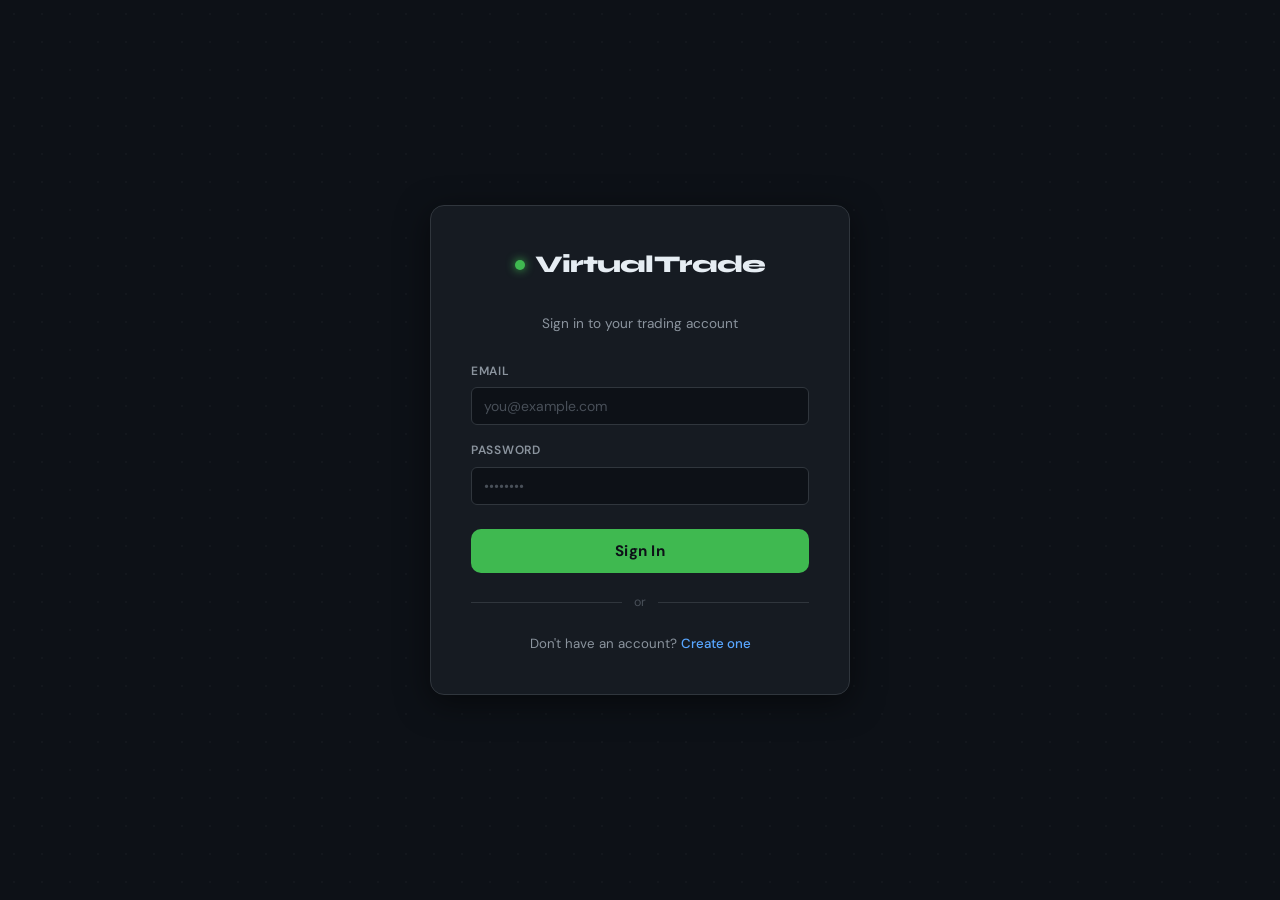
<file: frontend/login.html>
<!DOCTYPE html>
<html lang="en">
<head>
  <meta charset="UTF-8">
  <meta name="viewport" content="width=device-width, initial-scale=1.0">
  <title>Login — VirtualTrade</title>
  <link rel="stylesheet" href="css/styles.css">
</head>
<body>
<div class="page-wrapper">
  <div class="auth-page">
    <div class="auth-card">

      <div class="auth-logo">
        <span class="dot"></span>
        VirtualTrade
      </div>

      <p style="text-align:center;color:var(--text-secondary);font-size:0.85rem;margin-bottom:28px">
        Sign in to your trading account
      </p>

      <div id="error-msg" style="display:none;background:var(--red-dim);border:1px solid var(--red);border-radius:var(--radius-sm);padding:10px 14px;font-size:0.83rem;color:var(--red);margin-bottom:16px"></div>

      <form id="login-form" novalidate>
        <div style="margin-bottom:16px">
          <label class="form-label-dark">Email</label>
          <input type="email" id="email" class="form-dark" placeholder="you@example.com" required autocomplete="email">
        </div>

        <div style="margin-bottom:24px">
          <label class="form-label-dark">Password</label>
          <input type="password" id="password" class="form-dark" placeholder="••••••••" required autocomplete="current-password">
        </div>

        <button type="submit" id="submit-btn" class="btn-trade-buy" style="font-size:0.95rem;padding:12px">
          Sign In
        </button>
      </form>

      <div class="auth-divider">or</div>

      <p style="text-align:center;font-size:0.83rem;color:var(--text-secondary)">
        Don't have an account?
        <a href="register.html" style="color:var(--accent);text-decoration:none;font-weight:500">Create one</a>
      </p>

    </div>
  </div>
</div>

<div id="toast-container"></div>

<script src="js/api.js"></script>
<script>
  // If already logged in, redirect to dashboard
  (async () => {
    try {
      await Api.auth.me();
      window.location.href = 'index.html';
    } catch {}
  })();

  document.getElementById('login-form').addEventListener('submit', async (e) => {
    e.preventDefault();
    const email    = document.getElementById('email').value.trim();
    const password = document.getElementById('password').value;
    const btn      = document.getElementById('submit-btn');
    const errEl    = document.getElementById('error-msg');

    errEl.style.display = 'none';
    btn.disabled = true;
    btn.textContent = 'Signing in...';

    try {
      await Api.auth.login(email, password);
      window.location.href = 'index.html';
    } catch (err) {
      errEl.textContent = err.message;
      errEl.style.display = 'block';
      btn.disabled = false;
      btn.textContent = 'Sign In';
    }
  });
</script>
</body>
</html>
</file>
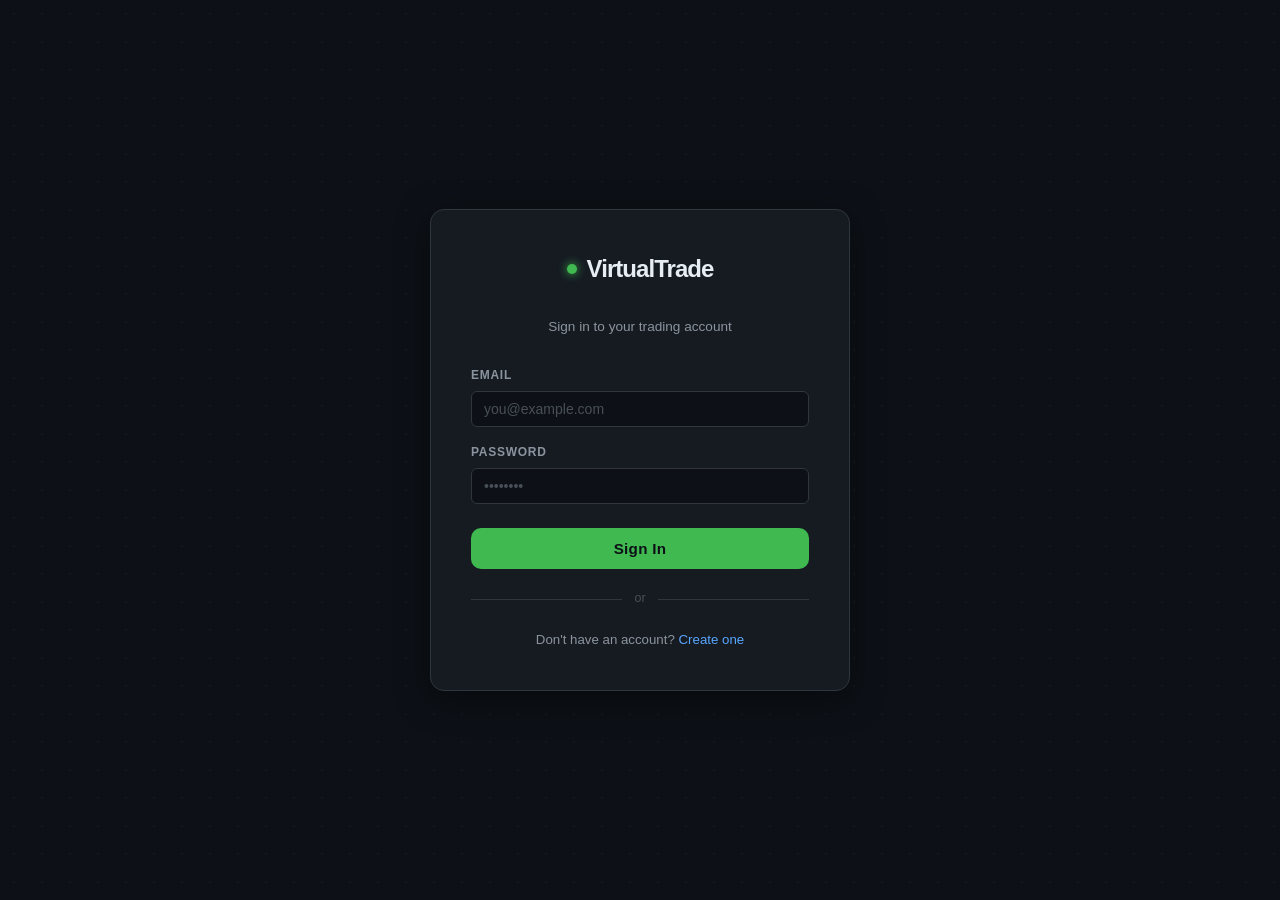
<file: frontend/orders.html>
<!DOCTYPE html>
<html lang="en">
<head>
  <meta charset="UTF-8">
  <meta name="viewport" content="width=device-width, initial-scale=1.0">
  <title>Orders — VirtualTrade</title>
  <link rel="stylesheet" href="css/styles.css">
</head>
<body>
<div class="page-wrapper">

  <nav class="app-navbar">
    <a href="index.html" class="nav-brand"><span class="brand-dot"></span>VirtualTrade</a>
    <ul class="nav-links">
      <li><a href="index.html">Dashboard</a></li>
      <li><a href="portfolio.html">Portfolio</a></li>
      <li><a href="stocks.html">Stocks</a></li>
      <li><a href="orders.html" class="active">Orders</a></li>
      <li><a href="watchlist.html">Watchlist</a></li>
    </ul>
    <div class="nav-right">
      <span class="nav-balance"><span class="live-dot"></span>Net Worth: <span id="nav-balance-amount">—</span></span>
      <span style="color:var(--text-muted);font-size:0.82rem" id="nav-username"></span>
      <button id="logout-btn" class="btn-ghost">Sign Out</button>
    </div>
  </nav>

  <div class="page-content">

    <div style="display:flex;align-items:center;justify-content:space-between;margin-bottom:24px">
      <div>
        <h2 style="font-size:1.4rem;margin-bottom:2px">
          Pending Orders
          <span id="orders-count" style="font-family:'JetBrains Mono',monospace;font-size:0.9rem;background:var(--bg-elevated);padding:2px 10px;border-radius:20px;margin-left:8px;color:var(--text-secondary)">0</span>
        </h2>
        <p style="color:var(--text-secondary);font-size:0.82rem">Orders execute automatically when price conditions are met</p>
      </div>
      <a href="index.html" class="btn-outline-accent" style="text-decoration:none;padding:8px 16px">+ New Order</a>
    </div>

    <!-- Order type legend -->
    <div style="display:flex;gap:16px;margin-bottom:20px;flex-wrap:wrap">
      <div style="display:flex;align-items:center;gap:6px;font-size:0.78rem;color:var(--text-secondary)">
        <span style="background:var(--green-dim);color:var(--green);border-radius:4px;padding:1px 8px;font-weight:700;font-size:0.72rem">LIMIT BUY</span>
        Executes when price ≤ trigger
      </div>
      <div style="display:flex;align-items:center;gap:6px;font-size:0.78rem;color:var(--text-secondary)">
        <span style="background:var(--red-dim);color:var(--red);border-radius:4px;padding:1px 8px;font-weight:700;font-size:0.72rem">STOP LOSS</span>
        Sell when price ≤ trigger
      </div>
      <div style="display:flex;align-items:center;gap:6px;font-size:0.78rem;color:var(--text-secondary)">
        <span style="background:var(--accent-dim);color:var(--accent);border-radius:4px;padding:1px 8px;font-weight:700;font-size:0.72rem">TAKE PROFIT</span>
        Sell when price ≥ trigger
      </div>
    </div>

    <div class="card-dark">
      <div class="card-body-dark" style="padding:0">
        <div style="overflow-x:auto">
          <table class="table-dark-custom">
            <thead>
              <tr>
                <th>Symbol</th>
                <th>Type</th>
                <th>Quantity</th>
                <th>Trigger</th>
                <th>Current Price</th>
                <th>Created</th>
                <th>Action</th>
              </tr>
            </thead>
            <tbody id="orders-tbody">
              <tr><td colspan="7" class="text-center py-5"><span class="spinner"></span></td></tr>
            </tbody>
          </table>
        </div>
      </div>
    </div>

  </div>
</div>

<div id="toast-container"></div>

<script src="js/api.js"></script>
<script src="js/auth.js"></script>
<script src="js/orders.js"></script>
</body>
</html>
</file>
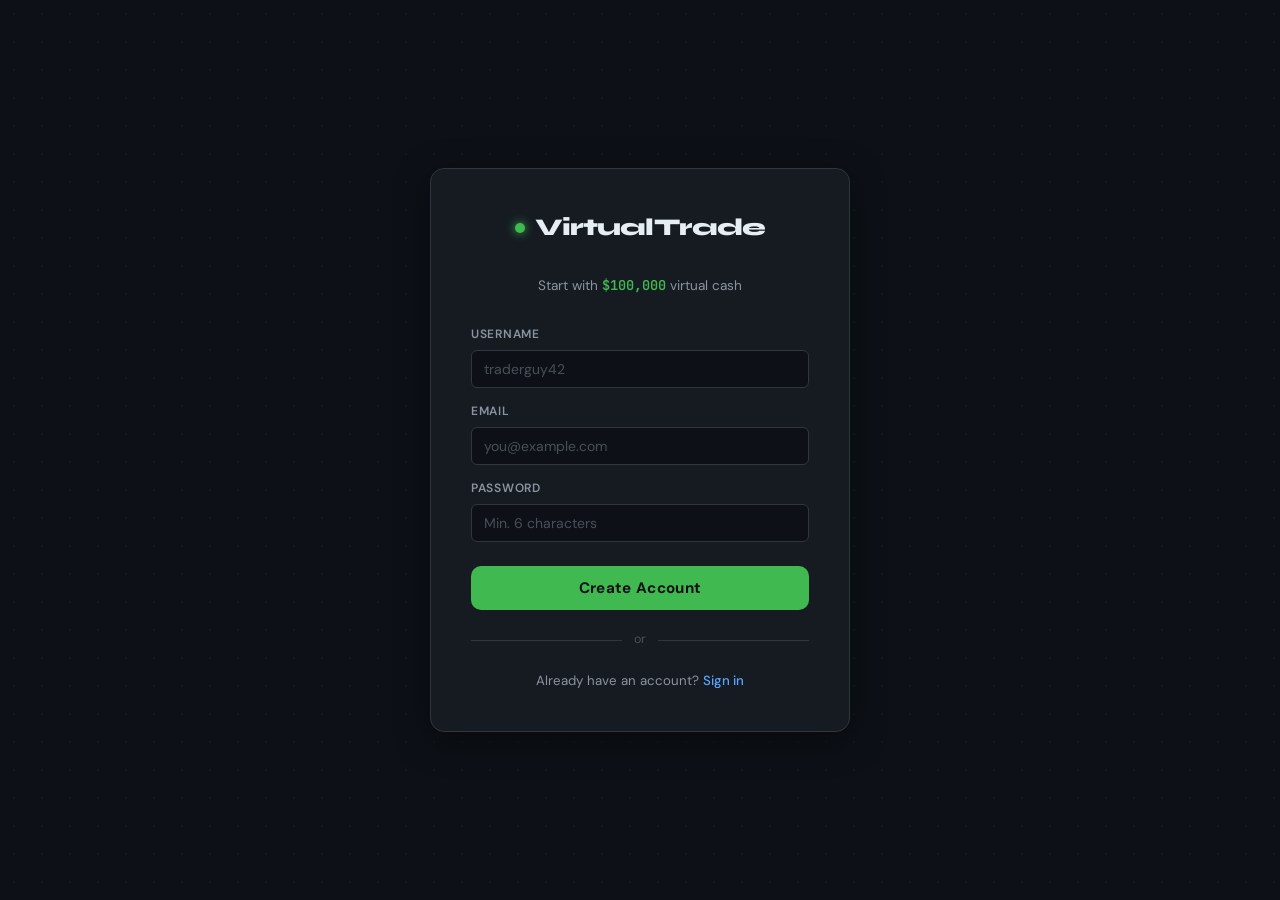
<file: frontend/register.html>
<!DOCTYPE html>
<html lang="en">
<head>
  <meta charset="UTF-8">
  <meta name="viewport" content="width=device-width, initial-scale=1.0">
  <title>Register — VirtualTrade</title>
  <link rel="stylesheet" href="css/styles.css">
</head>
<body>
<div class="page-wrapper">
  <div class="auth-page">
    <div class="auth-card">

      <div class="auth-logo">
        <span class="dot"></span>
        VirtualTrade
      </div>

      <p style="text-align:center;color:var(--text-secondary);font-size:0.85rem;margin-bottom:28px">
        Start with <span style="color:var(--green);font-family:'JetBrains Mono',monospace;font-weight:600">$100,000</span> virtual cash
      </p>

      <div id="error-msg" style="display:none;background:var(--red-dim);border:1px solid var(--red);border-radius:var(--radius-sm);padding:10px 14px;font-size:0.83rem;color:var(--red);margin-bottom:16px"></div>

      <form id="register-form" novalidate>
        <div style="margin-bottom:14px">
          <label class="form-label-dark">Username</label>
          <input type="text" id="username" class="form-dark" placeholder="traderguy42" required minlength="3" autocomplete="username">
        </div>

        <div style="margin-bottom:14px">
          <label class="form-label-dark">Email</label>
          <input type="email" id="email" class="form-dark" placeholder="you@example.com" required autocomplete="email">
        </div>

        <div style="margin-bottom:24px">
          <label class="form-label-dark">Password</label>
          <input type="password" id="password" class="form-dark" placeholder="Min. 6 characters" required minlength="6" autocomplete="new-password">
        </div>

        <button type="submit" id="submit-btn" class="btn-trade-buy" style="font-size:0.95rem;padding:12px">
          Create Account
        </button>
      </form>

      <div class="auth-divider">or</div>

      <p style="text-align:center;font-size:0.83rem;color:var(--text-secondary)">
        Already have an account?
        <a href="login.html" style="color:var(--accent);text-decoration:none;font-weight:500">Sign in</a>
      </p>

    </div>
  </div>
</div>

<div id="toast-container"></div>

<script src="js/api.js"></script>
<script>
  document.getElementById('register-form').addEventListener('submit', async (e) => {
    e.preventDefault();
    const username = document.getElementById('username').value.trim();
    const email    = document.getElementById('email').value.trim();
    const password = document.getElementById('password').value;
    const btn      = document.getElementById('submit-btn');
    const errEl    = document.getElementById('error-msg');

    errEl.style.display = 'none';

    if (username.length < 3) { errEl.textContent = 'Username must be at least 3 characters'; errEl.style.display = 'block'; return; }
    if (password.length < 6) { errEl.textContent = 'Password must be at least 6 characters'; errEl.style.display = 'block'; return; }

    btn.disabled = true;
    btn.textContent = 'Creating account...';

    try {
      await Api.auth.register(username, email, password);
      window.location.href = 'index.html';
    } catch (err) {
      errEl.textContent = err.message;
      errEl.style.display = 'block';
      btn.disabled = false;
      btn.textContent = 'Create Account';
    }
  });
</script>
</body>
</html>
</file>
<file: frontend/css/styles.css>
/* ============================================================
   Virtual Trading — Global Styles
   Fonts: Syne (headings) + JetBrains Mono (prices) + DM Sans (body)
   ============================================================ */

@import url('https://fonts.googleapis.com/css2?family=Syne:wght@400;600;700;800&family=JetBrains+Mono:wght@400;500;600&family=DM+Sans:wght@300;400;500;600&display=swap');

/* ── CSS Variables ───────────────────────────────────────── */
:root {
  --bg-base:        #0d1117;
  --bg-card:        #161b22;
  --bg-card-hover:  #1c2230;
  --bg-input:       #0d1117;
  --bg-elevated:    #21262d;

  --border:         #30363d;
  --border-subtle:  #1c2230;

  --text-primary:   #e6edf3;
  --text-secondary: #8b949e;
  --text-muted:     #484f58;

  --green:          #3fb950;
  --green-dim:      #1a3a21;
  --green-glow:     rgba(63, 185, 80, 0.15);

  --red:            #f85149;
  --red-dim:        #3a1a1a;
  --red-glow:       rgba(248, 81, 73, 0.15);

  --accent:         #58a6ff;
  --accent-dim:     #1a2840;

  --yellow:         #d29922;
  --yellow-dim:     #2d2408;

  --chart-line:     #58a6ff;
  --chart-fill:     rgba(88, 166, 255, 0.08);

  --radius-sm:      6px;
  --radius-md:      10px;
  --radius-lg:      14px;

  --shadow-card:    0 1px 3px rgba(0,0,0,0.4), 0 4px 16px rgba(0,0,0,0.3);
  --shadow-elevated:0 8px 32px rgba(0,0,0,0.5);

  --transition:     150ms cubic-bezier(0.4, 0, 0.2, 1);
}

/* ── Reset & Base ────────────────────────────────────────── */
*, *::before, *::after { box-sizing: border-box; margin: 0; padding: 0; }

html { scroll-behavior: smooth; }

body {
  background-color: var(--bg-base);
  color: var(--text-primary);
  font-family: 'DM Sans', sans-serif;
  font-size: 14px;
  line-height: 1.6;
  min-height: 100vh;
  -webkit-font-smoothing: antialiased;
}

/* Subtle dot-grid texture on the page */
body::before {
  content: '';
  position: fixed;
  inset: 0;
  background-image: radial-gradient(circle, #30363d 1px, transparent 1px);
  background-size: 28px 28px;
  opacity: 0.18;
  pointer-events: none;
  z-index: 0;
}

/* ── Typography ──────────────────────────────────────────── */
h1, h2, h3, h4, h5, h6 {
  font-family: 'Syne', sans-serif;
  font-weight: 700;
  color: var(--text-primary);
  letter-spacing: -0.02em;
}

.mono {
  font-family: 'JetBrains Mono', monospace;
  font-size: 0.9em;
}

.price {
  font-family: 'JetBrains Mono', monospace;
  font-weight: 600;
  letter-spacing: -0.02em;
}

.text-green  { color: var(--green)  !important; }
.text-red    { color: var(--red)    !important; }
.text-accent { color: var(--accent) !important; }
.text-muted  { color: var(--text-muted) !important; }
.text-secondary { color: var(--text-secondary) !important; }

/* ── Layout ──────────────────────────────────────────────── */
.page-wrapper {
  position: relative;
  z-index: 1;
  min-height: 100vh;
}

/* ── Navbar ──────────────────────────────────────────────── */
.app-navbar {
  position: sticky;
  top: 0;
  z-index: 100;
  background: rgba(13, 17, 23, 0.92);
  backdrop-filter: blur(12px);
  border-bottom: 1px solid var(--border);
  padding: 0 1.5rem;
  height: 56px;
  display: flex;
  align-items: center;
  justify-content: space-between;
}

.nav-brand {
  font-family: 'Syne', sans-serif;
  font-size: 1.1rem;
  font-weight: 800;
  color: var(--text-primary);
  text-decoration: none;
  letter-spacing: -0.03em;
  display: flex;
  align-items: center;
  gap: 8px;
}

.nav-brand .brand-dot {
  width: 8px; height: 8px;
  border-radius: 50%;
  background: var(--green);
  box-shadow: 0 0 8px var(--green);
  animation: pulse-dot 2s ease-in-out infinite;
}

@keyframes pulse-dot {
  0%, 100% { opacity: 1; box-shadow: 0 0 8px var(--green); }
  50%       { opacity: 0.6; box-shadow: 0 0 4px var(--green); }
}

.nav-links {
  display: flex;
  align-items: center;
  gap: 0.25rem;
  list-style: none;
}

.nav-links a {
  color: var(--text-secondary);
  text-decoration: none;
  font-size: 0.875rem;
  font-weight: 500;
  padding: 6px 12px;
  border-radius: var(--radius-sm);
  transition: color var(--transition), background var(--transition);
}

.nav-links a:hover,
.nav-links a.active {
  color: var(--text-primary);
  background: var(--bg-elevated);
}

.nav-right {
  display: flex;
  align-items: center;
  gap: 1rem;
}

.nav-balance {
  font-family: 'JetBrains Mono', monospace;
  font-size: 0.8rem;
  color: var(--text-secondary);
}

.nav-balance span {
  color: var(--green);
  font-weight: 600;
}

/* ── Cards ───────────────────────────────────────────────── */
.card-dark {
  background: var(--bg-card);
  border: 1px solid var(--border);
  border-radius: var(--radius-lg);
  box-shadow: var(--shadow-card);
}

.card-dark .card-header-dark {
  padding: 14px 18px;
  border-bottom: 1px solid var(--border-subtle);
  display: flex;
  align-items: center;
  justify-content: space-between;
  gap: 8px;
}

.card-dark .card-header-dark h6 {
  font-size: 0.75rem;
  font-weight: 600;
  text-transform: uppercase;
  letter-spacing: 0.08em;
  color: var(--text-secondary);
  margin: 0;
}

.card-body-dark { padding: 16px 18px; }

/* ── Buttons ─────────────────────────────────────────────── */
.btn-trade-buy {
  background: var(--green);
  color: #0d1117;
  font-weight: 700;
  font-family: 'DM Sans', sans-serif;
  font-size: 0.875rem;
  border: none;
  border-radius: var(--radius-md);
  padding: 10px 20px;
  cursor: pointer;
  transition: all var(--transition);
  width: 100%;
  letter-spacing: 0.02em;
}

.btn-trade-buy:hover {
  background: #4ec95a;
  box-shadow: 0 0 20px var(--green-glow);
  transform: translateY(-1px);
}

.btn-trade-sell {
  background: var(--red);
  color: #fff;
  font-weight: 700;
  font-family: 'DM Sans', sans-serif;
  font-size: 0.875rem;
  border: none;
  border-radius: var(--radius-md);
  padding: 10px 20px;
  cursor: pointer;
  transition: all var(--transition);
  width: 100%;
  letter-spacing: 0.02em;
}

.btn-trade-sell:hover {
  background: #ff6059;
  box-shadow: 0 0 20px var(--red-glow);
  transform: translateY(-1px);
}

.btn-outline-accent {
  background: transparent;
  color: var(--accent);
  border: 1px solid var(--accent);
  border-radius: var(--radius-md);
  padding: 7px 14px;
  font-size: 0.8rem;
  font-weight: 500;
  cursor: pointer;
  transition: all var(--transition);
}

.btn-outline-accent:hover {
  background: var(--accent-dim);
}

.btn-ghost {
  background: transparent;
  color: var(--text-secondary);
  border: 1px solid var(--border);
  border-radius: var(--radius-sm);
  padding: 5px 10px;
  font-size: 0.78rem;
  cursor: pointer;
  transition: all var(--transition);
}

.btn-ghost:hover {
  color: var(--text-primary);
  border-color: var(--text-secondary);
  background: var(--bg-elevated);
}

.btn-danger-ghost {
  background: transparent;
  color: var(--red);
  border: 1px solid var(--red-dim);
  border-radius: var(--radius-sm);
  padding: 5px 10px;
  font-size: 0.78rem;
  cursor: pointer;
  transition: all var(--transition);
}

.btn-danger-ghost:hover {
  background: var(--red-dim);
  border-color: var(--red);
}

/* ── Form Controls ───────────────────────────────────────── */
.form-dark {
  background: var(--bg-input);
  border: 1px solid var(--border);
  border-radius: var(--radius-sm);
  color: var(--text-primary);
  font-family: 'DM Sans', sans-serif;
  font-size: 0.875rem;
  padding: 9px 12px;
  width: 100%;
  transition: border-color var(--transition), box-shadow var(--transition);
  outline: none;
}

.form-dark:focus {
  border-color: var(--accent);
  box-shadow: 0 0 0 3px rgba(88, 166, 255, 0.1);
}

.form-dark::placeholder { color: var(--text-muted); }

select.form-dark option { background: var(--bg-card); }

.form-label-dark {
  display: block;
  font-size: 0.75rem;
  font-weight: 600;
  color: var(--text-secondary);
  text-transform: uppercase;
  letter-spacing: 0.06em;
  margin-bottom: 6px;
}

/* ── Price Change Badges ─────────────────────────────────── */
.badge-up {
  display: inline-flex;
  align-items: center;
  gap: 3px;
  font-family: 'JetBrains Mono', monospace;
  font-size: 0.72rem;
  font-weight: 600;
  color: var(--green);
  background: var(--green-dim);
  border-radius: 4px;
  padding: 2px 7px;
}

.badge-down {
  display: inline-flex;
  align-items: center;
  gap: 3px;
  font-family: 'JetBrains Mono', monospace;
  font-size: 0.72rem;
  font-weight: 600;
  color: var(--red);
  background: var(--red-dim);
  border-radius: 4px;
  padding: 2px 7px;
}

.badge-neutral {
  display: inline-flex;
  align-items: center;
  font-family: 'JetBrains Mono', monospace;
  font-size: 0.72rem;
  color: var(--text-muted);
  background: var(--bg-elevated);
  border-radius: 4px;
  padding: 2px 7px;
}

/* ── Live dot ────────────────────────────────────────────── */
.live-dot {
  display: inline-block;
  width: 6px; height: 6px;
  border-radius: 50%;
  background: var(--green);
  box-shadow: 0 0 6px var(--green);
  animation: pulse-dot 1.5s ease-in-out infinite;
  vertical-align: middle;
  margin-right: 5px;
}

/* ── Volatility Pills ────────────────────────────────────── */
.vol-stable   { color: var(--accent);  background: var(--accent-dim);  border-radius: 4px; padding: 1px 7px; font-size: 0.7rem; font-weight: 600; text-transform: uppercase; letter-spacing: 0.05em; }
.vol-normal   { color: var(--yellow);  background: var(--yellow-dim);  border-radius: 4px; padding: 1px 7px; font-size: 0.7rem; font-weight: 600; text-transform: uppercase; letter-spacing: 0.05em; }
.vol-volatile { color: var(--red);     background: var(--red-dim);     border-radius: 4px; padding: 1px 7px; font-size: 0.7rem; font-weight: 600; text-transform: uppercase; letter-spacing: 0.05em; }

/* ── Toast Notifications ─────────────────────────────────── */
#toast-container {
  position: fixed;
  bottom: 24px;
  right: 24px;
  z-index: 9999;
  display: flex;
  flex-direction: column;
  gap: 10px;
  pointer-events: none;
}

.toast-msg {
  pointer-events: all;
  background: var(--bg-elevated);
  border: 1px solid var(--border);
  border-radius: var(--radius-md);
  padding: 12px 18px;
  font-size: 0.85rem;
  color: var(--text-primary);
  box-shadow: var(--shadow-elevated);
  display: flex;
  align-items: center;
  gap: 10px;
  animation: toast-in 0.25s ease;
  max-width: 340px;
}

.toast-msg.success { border-left: 3px solid var(--green); }
.toast-msg.error   { border-left: 3px solid var(--red);   }
.toast-msg.info    { border-left: 3px solid var(--accent); }

@keyframes toast-in {
  from { opacity: 0; transform: translateY(12px); }
  to   { opacity: 1; transform: translateY(0); }
}

/* ── Dashboard 3-column layout ───────────────────────────── */
.dashboard-grid {
  display: grid;
  grid-template-columns: 260px 1fr 300px;
  grid-template-rows: calc(100vh - 56px);
  overflow: hidden;
}

/* Left: watchlist */
.col-watchlist {
  border-right: 1px solid var(--border);
  overflow-y: auto;
  scrollbar-width: thin;
  scrollbar-color: var(--border) transparent;
}

/* Center: chart */
.col-chart {
  overflow-y: auto;
  padding: 20px;
  scrollbar-width: thin;
  scrollbar-color: var(--border) transparent;
}

/* Right: trade panel */
.col-trade {
  border-left: 1px solid var(--border);
  overflow-y: auto;
  padding: 20px;
  scrollbar-width: thin;
  scrollbar-color: var(--border) transparent;
}

/* ── Watchlist Item ──────────────────────────────────────── */
.watchlist-item {
  padding: 12px 16px;
  border-bottom: 1px solid var(--border-subtle);
  cursor: pointer;
  transition: background var(--transition);
  display: flex;
  justify-content: space-between;
  align-items: center;
}

.watchlist-item:hover { background: var(--bg-card-hover); }
.watchlist-item.active { background: var(--bg-elevated); border-left: 2px solid var(--accent); }

.watchlist-symbol {
  font-family: 'JetBrains Mono', monospace;
  font-weight: 600;
  font-size: 0.85rem;
  color: var(--text-primary);
}

.watchlist-name {
  font-size: 0.72rem;
  color: var(--text-muted);
  white-space: nowrap;
  overflow: hidden;
  text-overflow: ellipsis;
  max-width: 120px;
}

.watchlist-price {
  font-family: 'JetBrains Mono', monospace;
  font-size: 0.82rem;
  font-weight: 500;
  text-align: right;
}

/* ── Chart Area ──────────────────────────────────────────── */
.chart-header {
  display: flex;
  align-items: flex-start;
  justify-content: space-between;
  margin-bottom: 16px;
}

.chart-ticker {
  font-family: 'JetBrains Mono', monospace;
  font-size: 1.6rem;
  font-weight: 700;
  color: var(--text-primary);
  letter-spacing: -0.03em;
}

.chart-company {
  font-size: 0.8rem;
  color: var(--text-secondary);
  margin-top: 2px;
}

.chart-price-big {
  font-family: 'JetBrains Mono', monospace;
  font-size: 2.4rem;
  font-weight: 700;
  letter-spacing: -0.04em;
  line-height: 1;
}

.chart-container {
  position: relative;
  height: 340px;
  width: 100%;
}

/* ── Stats row ───────────────────────────────────────────── */
.stat-row {
  display: grid;
  grid-template-columns: repeat(4, 1fr);
  gap: 12px;
  margin-top: 16px;
}

.stat-item {
  background: var(--bg-card);
  border: 1px solid var(--border);
  border-radius: var(--radius-md);
  padding: 14px 16px;
}

.stat-label {
  font-size: 0.7rem;
  font-weight: 600;
  text-transform: uppercase;
  letter-spacing: 0.08em;
  color: var(--text-muted);
  margin-bottom: 4px;
}

.stat-value {
  font-family: 'JetBrains Mono', monospace;
  font-size: 1rem;
  font-weight: 600;
  color: var(--text-primary);
}

/* ── Trade Tabs ──────────────────────────────────────────── */
.trade-tabs {
  display: flex;
  gap: 4px;
  background: var(--bg-base);
  border-radius: var(--radius-md);
  padding: 4px;
  margin-bottom: 16px;
}

.trade-tab {
  flex: 1;
  text-align: center;
  padding: 7px;
  border-radius: 6px;
  font-size: 0.8rem;
  font-weight: 600;
  cursor: pointer;
  transition: all var(--transition);
  color: var(--text-muted);
  border: none;
  background: transparent;
}

.trade-tab.active-buy  { background: var(--green-dim); color: var(--green); }
.trade-tab.active-sell { background: var(--red-dim);   color: var(--red);   }
.trade-tab.active-order { background: var(--accent-dim); color: var(--accent); }

/* ── Portfolio Page ──────────────────────────────────────── */
.page-content {
  position: relative;
  z-index: 1;
  padding: 28px 32px;
  max-width: 1400px;
  margin: 0 auto;
}

.networth-hero {
  background: linear-gradient(135deg, #161b22 0%, #1c2230 100%);
  border: 1px solid var(--border);
  border-radius: var(--radius-lg);
  padding: 32px;
  margin-bottom: 24px;
  position: relative;
  overflow: hidden;
}

.networth-hero::after {
  content: '';
  position: absolute;
  top: -40px; right: -40px;
  width: 180px; height: 180px;
  border-radius: 50%;
  background: radial-gradient(circle, rgba(63,185,80,0.08) 0%, transparent 70%);
}

.networth-amount {
  font-family: 'JetBrains Mono', monospace;
  font-size: 3rem;
  font-weight: 700;
  letter-spacing: -0.04em;
  line-height: 1;
}

/* ── Holdings Table ──────────────────────────────────────── */
.table-dark-custom {
  width: 100%;
  border-collapse: collapse;
  font-size: 0.85rem;
}

.table-dark-custom th {
  font-size: 0.7rem;
  font-weight: 600;
  text-transform: uppercase;
  letter-spacing: 0.08em;
  color: var(--text-muted);
  padding: 10px 14px;
  border-bottom: 1px solid var(--border);
  text-align: left;
  white-space: nowrap;
}

.table-dark-custom td {
  padding: 12px 14px;
  border-bottom: 1px solid var(--border-subtle);
  color: var(--text-primary);
  vertical-align: middle;
}

.table-dark-custom tr:last-child td { border-bottom: none; }
.table-dark-custom tr:hover td { background: var(--bg-card-hover); }

.table-dark-custom td .mono { font-size: 0.83rem; }

/* ── Orders Page ─────────────────────────────────────────── */
.order-row-pending  { border-left: 2px solid var(--yellow); }
.order-row-executed { border-left: 2px solid var(--green);  }
.order-row-cancelled{ border-left: 2px solid var(--text-muted); }

/* ── Stocks Grid ─────────────────────────────────────────── */
.stocks-grid {
  display: grid;
  grid-template-columns: repeat(auto-fill, minmax(280px, 1fr));
  gap: 16px;
}

.stock-card {
  background: var(--bg-card);
  border: 1px solid var(--border);
  border-radius: var(--radius-lg);
  padding: 20px;
  cursor: pointer;
  transition: all var(--transition);
  position: relative;
  overflow: hidden;
}

.stock-card:hover {
  border-color: var(--accent);
  transform: translateY(-2px);
  box-shadow: var(--shadow-elevated);
}

.stock-card::before {
  content: '';
  position: absolute;
  top: 0; left: 0; right: 0;
  height: 2px;
  background: linear-gradient(90deg, transparent, var(--accent), transparent);
  opacity: 0;
  transition: opacity var(--transition);
}

.stock-card:hover::before { opacity: 1; }

/* ── Auth Pages ──────────────────────────────────────────── */
.auth-page {
  min-height: 100vh;
  display: flex;
  align-items: center;
  justify-content: center;
  padding: 24px;
  position: relative;
  z-index: 1;
}

.auth-card {
  background: var(--bg-card);
  border: 1px solid var(--border);
  border-radius: var(--radius-lg);
  padding: 40px;
  width: 100%;
  max-width: 420px;
  box-shadow: var(--shadow-elevated);
}

.auth-logo {
  font-family: 'Syne', sans-serif;
  font-size: 1.5rem;
  font-weight: 800;
  letter-spacing: -0.04em;
  text-align: center;
  margin-bottom: 28px;
  display: flex;
  align-items: center;
  justify-content: center;
  gap: 10px;
}

.auth-logo .dot {
  width: 10px; height: 10px;
  border-radius: 50%;
  background: var(--green);
  box-shadow: 0 0 10px var(--green);
}

.auth-divider {
  display: flex;
  align-items: center;
  gap: 12px;
  margin: 20px 0;
  color: var(--text-muted);
  font-size: 0.78rem;
}

.auth-divider::before,
.auth-divider::after {
  content: '';
  flex: 1;
  height: 1px;
  background: var(--border);
}

/* ── Scrollbars ──────────────────────────────────────────── */
::-webkit-scrollbar { width: 6px; height: 6px; }
::-webkit-scrollbar-track { background: transparent; }
::-webkit-scrollbar-thumb { background: var(--border); border-radius: 3px; }
::-webkit-scrollbar-thumb:hover { background: var(--bg-elevated); }

/* ── Empty State ─────────────────────────────────────────── */
.empty-state {
  text-align: center;
  padding: 48px 24px;
  color: var(--text-muted);
}

.empty-state svg { margin-bottom: 16px; opacity: 0.4; }
.empty-state p { font-size: 0.9rem; }

/* ── Loading Spinner ─────────────────────────────────────── */
.spinner {
  width: 20px; height: 20px;
  border: 2px solid var(--border);
  border-top-color: var(--accent);
  border-radius: 50%;
  animation: spin 0.7s linear infinite;
  display: inline-block;
}

@keyframes spin { to { transform: rotate(360deg); } }

/* ── Responsive ──────────────────────────────────────────── */
@media (max-width: 1100px) {
  .dashboard-grid {
    grid-template-columns: 220px 1fr 270px;
  }
}

@media (max-width: 900px) {
  .dashboard-grid {
    grid-template-columns: 1fr;
    grid-template-rows: auto;
    height: auto;
    overflow: visible;
  }
  .col-watchlist {
    border-right: none;
    border-bottom: 1px solid var(--border);
    max-height: 220px;
  }
  .col-trade {
    border-left: none;
    border-top: 1px solid var(--border);
  }
  .stat-row { grid-template-columns: repeat(2, 1fr); }
}
</file>
